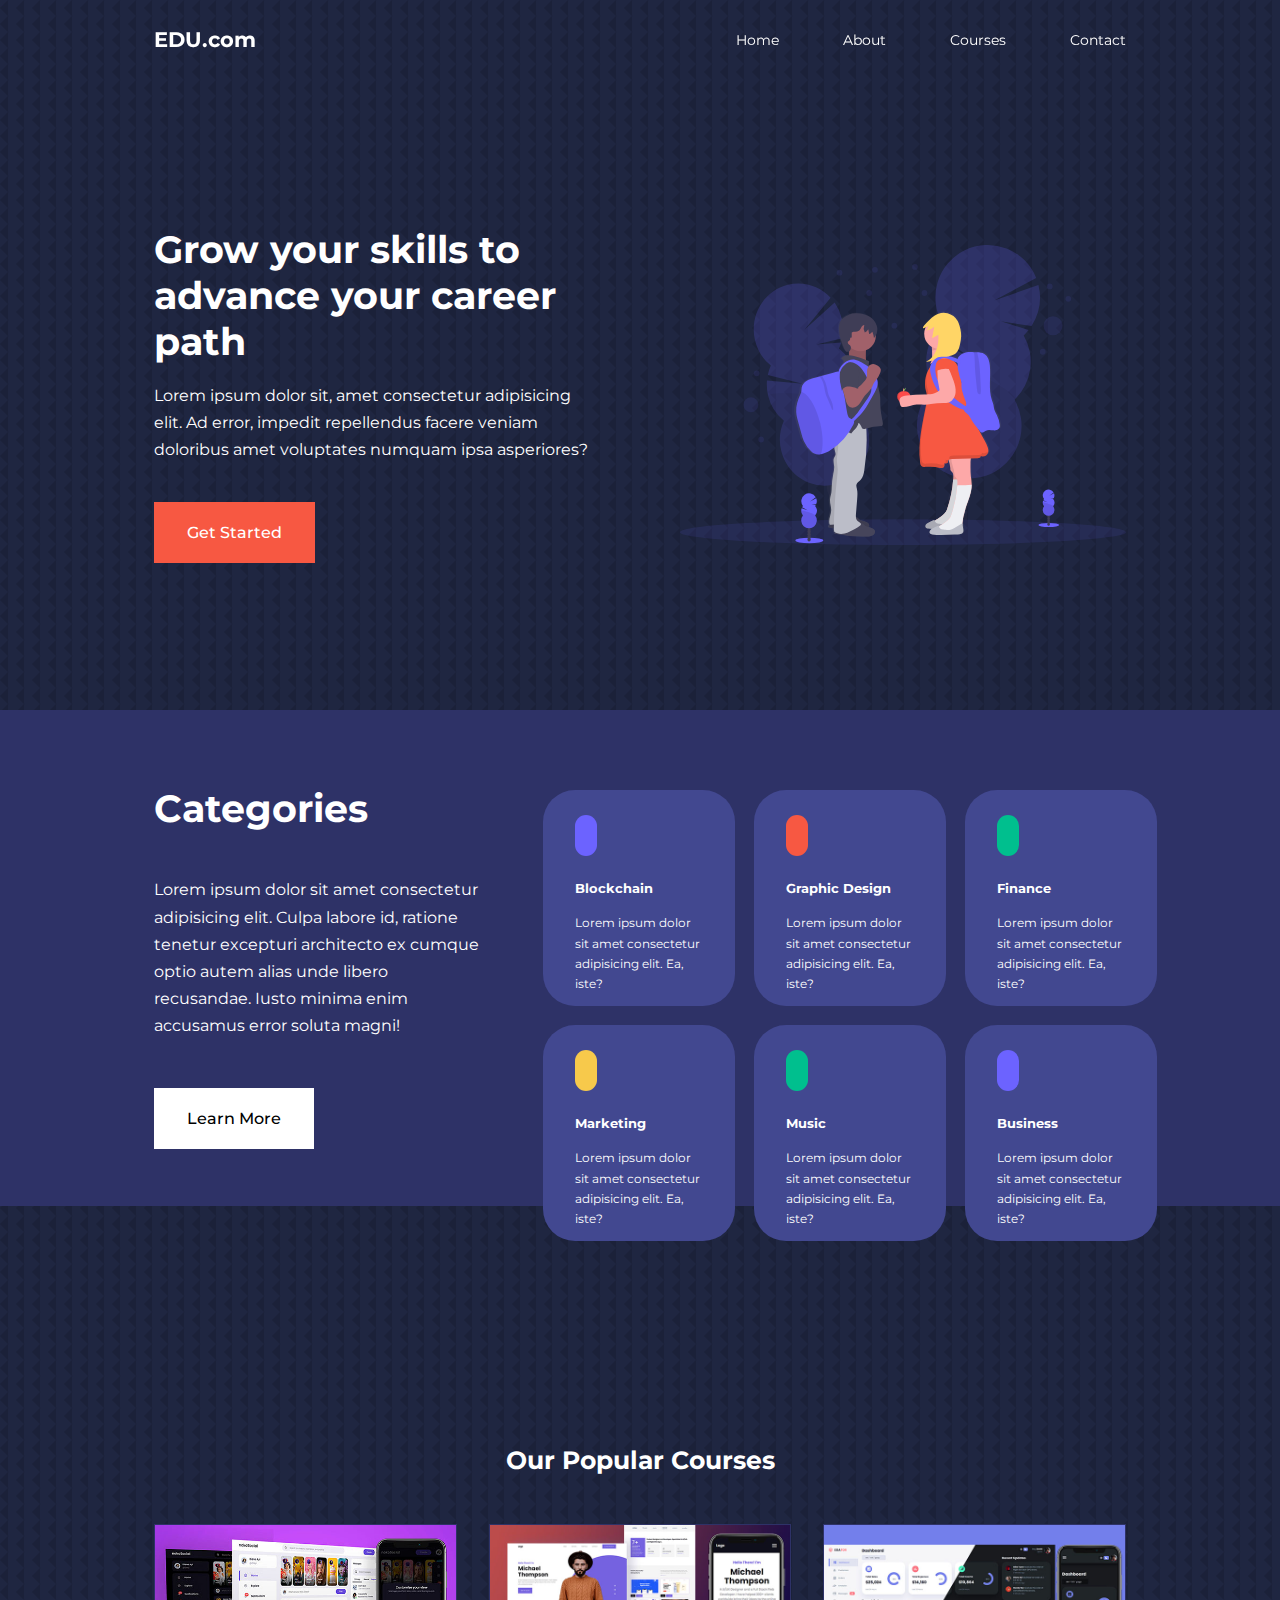
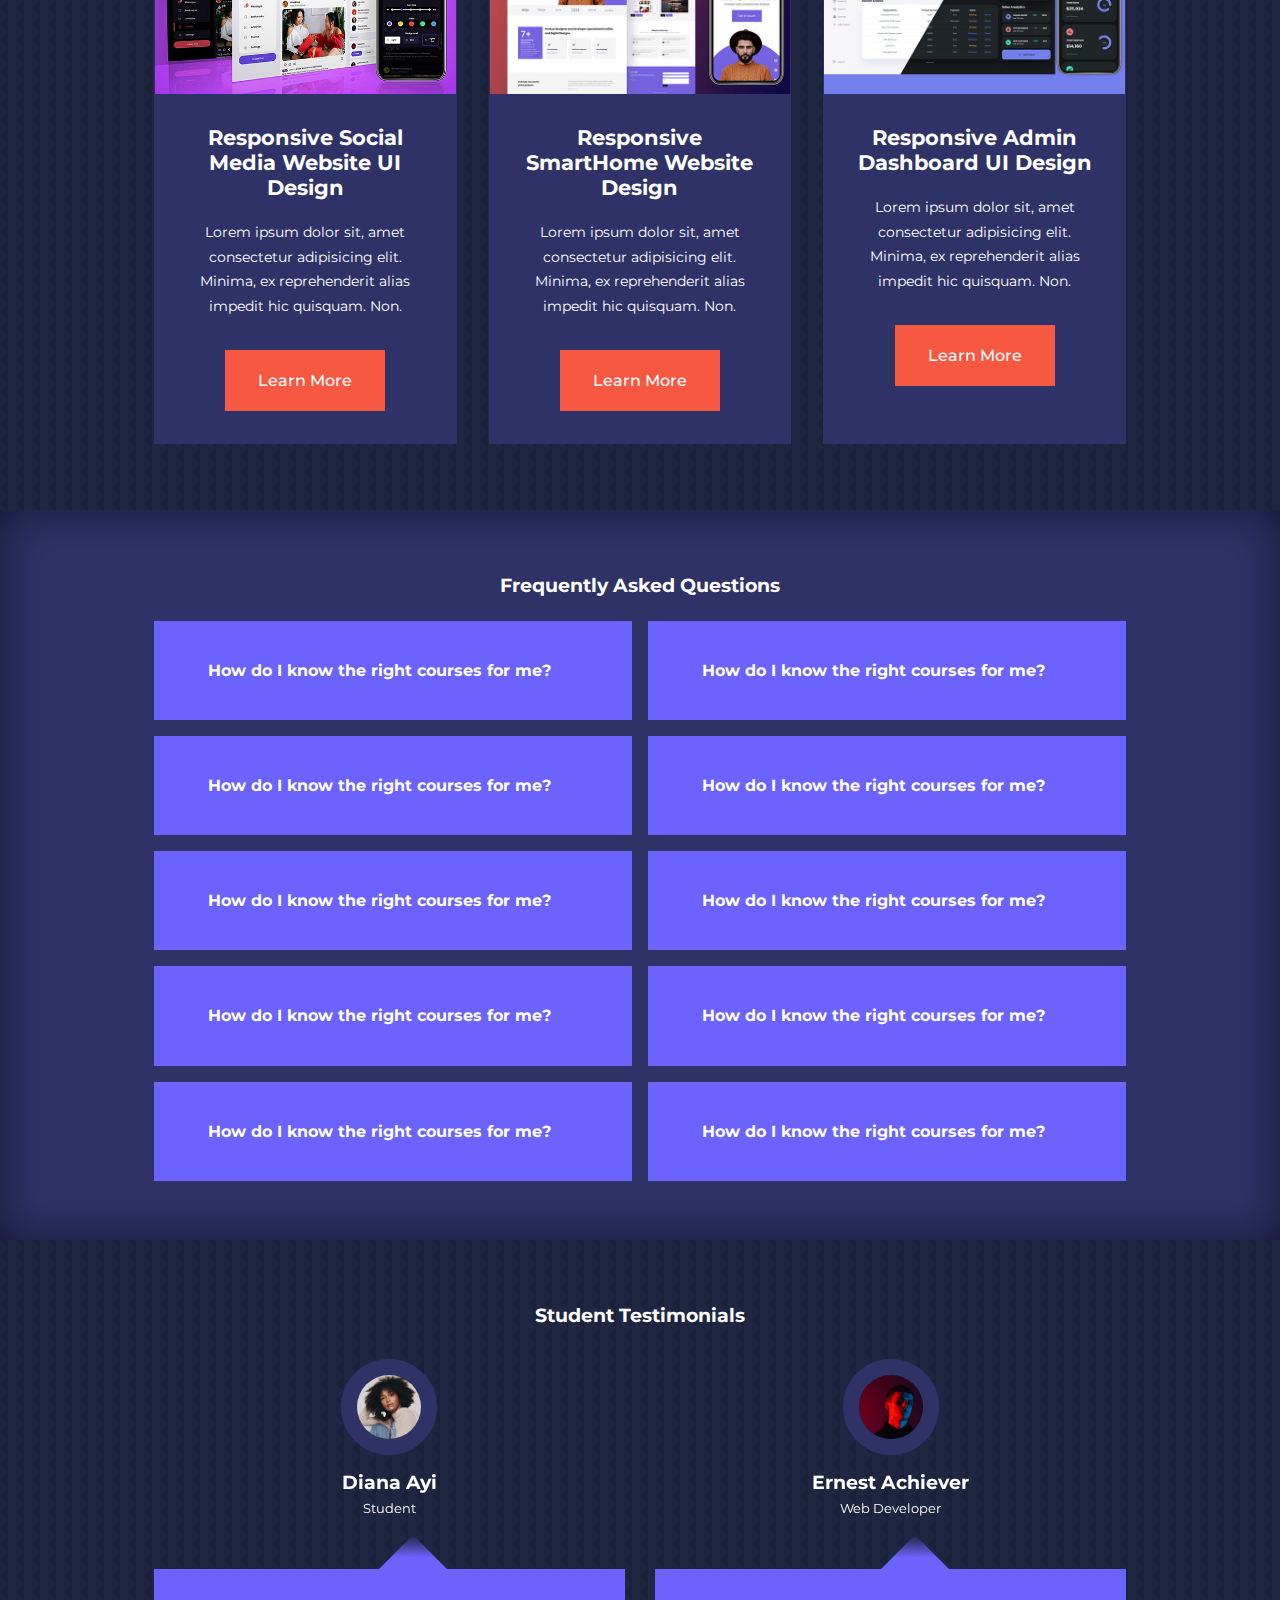
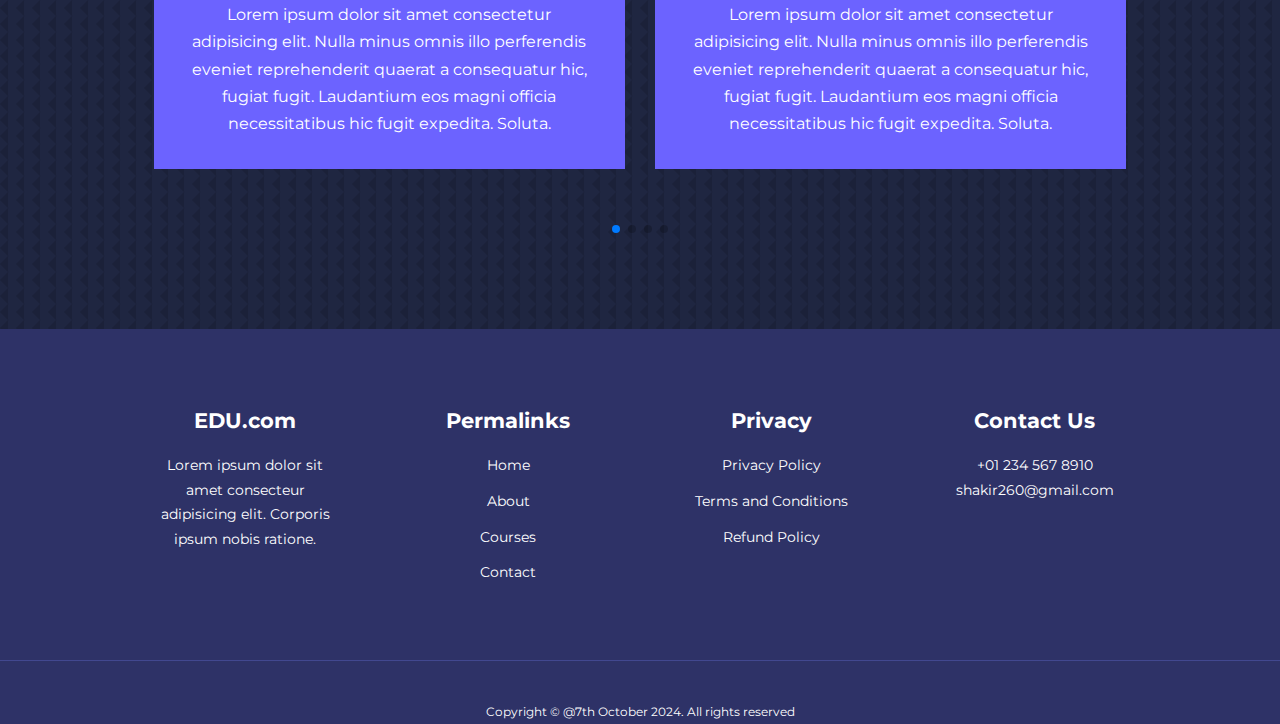
<file: index.html>
<!DOCTYPE html>
<html lang="en">
<head>
    <meta charset="UTF-8">
    <meta name="viewport" content="width=device-width,
     initial-scale=1.0">
    <title>Responsive Multipage Education Website Using HTML, CSS & JavaSCript</title>

    <!-- ICONSCOUT CDN -->
    <link rel="stylesheet" href="https://unicons.iconscout.com/release/v2.1.6/css/unicons.css">
    
    <!-- GOOGLE FONTS (MONTSERRAT)-->
 <link rel="preconnect" href="https://fonts.googleleapis.com">
 <link rel="preconnect" href="https://fonts.gstatic.com" crossorigin>
 <link  href="https://fonts.googleapis.com/css2?family=Montserrat:wght@300;400;500;600;700;800;900&display=swap"
 rel="stylesheet">
   
 
<!-- SWIPER JS -->
<link
  rel="stylesheet"
  href="https://cdn.jsdelivr.net/npm/swiper@11/swiper-bundle.min.css"
/>


    <link rel="stylesheet" href="./Css/styles.css">

    <style>
      body { background-image: url(./images/bg-texture.png) }
    </style>
</head>
<body>
<nav>
    <div class="container nav-container">
          <a href="index.html"><h4>EDU.com</h4></a>
          <ul class="nav-menu">
            <li><a href="index.html">Home</a></li>
            <li><a href="about.html">About</a></li>
            <li><a href="courses.html">Courses</a></li>
            <li><a href="contact.html">Contact</a></li>
          </ul>
           <button id="open-menu-btn"><i class="uil uil-bars"></i></button>
           <button id="close-menu-btn"><i class="uil uil-multiply"></i></button>
    </div>
</nav>
<!--========================= END OF NAVBAR =============================-->





<header>
<div class="container header-container">
  <div class="header-left">
    <h1>Grow your skills to advance your career path</h1>
    <p>
      Lorem ipsum dolor sit, amet consectetur adipisicing elit. Ad error, impedit repellendus facere veniam doloribus amet voluptates numquam ipsa asperiores?
    </p>
    <a href="courses.html" class="btn btn-primary">Get Started</a>
  </div>
    <div class="header-right">
<div class="header-right-image">
  <img src="images/header.svg">
</div>
    </div>
</div>
</header>
<!--========================= END OF HEADER =============================-->







<section class="categories">
  <div class="container categories-container">
    <div class="categories-left">
      <h1>Categories</h1>
      <p>
        Lorem ipsum dolor sit amet consectetur adipisicing elit. Culpa labore id, ratione tenetur excepturi architecto ex cumque optio autem alias unde libero recusandae. Iusto minima enim accusamus error soluta magni!
      </p>
      <a href="#" class="btn">Learn More</a>
    </div>

    <div class="categories-right">
      <article class="category">
        <span class="category-icon"><i class="uil uil-bitcoin-circle"></i></span>
          <h5>Blockchain</h5>
          <p>
            Lorem ipsum dolor sit amet consectetur adipisicing elit. Ea, iste?
          </p>
      </article>
 
      <article class="category">
        <span class="category-icon"><i class="uil uil-palette"></i></span>
          <h5>Graphic Design</h5>
          <p>
            Lorem ipsum dolor sit amet consectetur adipisicing elit. Ea, iste?
          </p>
      </article>

      <article class="category">
        <span class="category-icon"><i class="uil uil-usd-circle"></i></span>
          <h5>Finance</h5>
          <p>
            Lorem ipsum dolor sit amet consectetur adipisicing elit. Ea, iste?
          </p>
      </article>

      <article class="category">
        <span class="category-icon"><i class="uil uil-megaphone"></i></span>
          <h5>Marketing</h5>
          <p>
            Lorem ipsum dolor sit amet consectetur adipisicing elit. Ea, iste?
          </p>
      </article>

      <article class="category">
        <span class="category-icon"><i class="uil uil-music"></i></span>
          <h5>Music</h5>
          <p>
            Lorem ipsum dolor sit amet consectetur adipisicing elit. Ea, iste?
          </p>
      </article>

      <article class="category">
        <span class="category-icon"><i class="uil uil-puzzle-piece"></i></span>
          <h5>Business</h5>
          <p>
            Lorem ipsum dolor sit amet consectetur adipisicing elit. Ea, iste?
          </p>
      </article>

    </div>
  </div>
</section>
<!--========================= END OF CATEGORIES =============================-->








<section class="courses">
  <h2 class="course-heading">Our Popular Courses</h2>
  <div class="container courses-container">
<article class="course">
  <div class="course-image">
    <img src="images/course1.jpg" alt="">
  </div>
  <div class="course-info">
    <h4>Responsive Social Media Website UI Design</h4>
  <p>
    Lorem ipsum dolor sit, amet consectetur adipisicing elit. Minima, ex reprehenderit alias impedit hic quisquam. Non.
  </p>
  <a href="courses.html" class="btn btn-primary">Learn More</a>
  </div>
</article>

<article class="course">
  <div class="course-image">
    <img src="images/course2.jpg" alt="">
  </div>
  <div class="course-info">
    <h4>Responsive SmartHome Website Design</h4>
  <p>
    Lorem ipsum dolor sit, amet consectetur adipisicing elit. Minima, ex reprehenderit alias impedit hic quisquam. Non.
  </p>
  <a href="courses.html" class="btn btn-primary">Learn More</a>
  </div>
</article>

<article class="course">
  <div class="course-image">
    <img src="images/course3.jpg" alt="">
  </div>
  <div class="course-info">
    <h4>Responsive Admin Dashboard UI Design</h4>
  <p>
    Lorem ipsum dolor sit, amet consectetur adipisicing elit. Minima, ex reprehenderit alias impedit hic quisquam. Non.
  </p>
  <a href="courses.html" class="btn btn-primary">Learn More</a>
  </div>
</article>
  </div>
</section>
<!--========================= END OF COURSES =============================-->


   


 



<section class="faqs">
  <h2>Frequently Asked Questions</h2>
  <div class="container faqs-container">
    <article class="faq">
      <div class="faq-icon"><i class="uil uil-plus"></i></div>
      <div class="question-answer">
        <h4>How do I know the right courses for me?</h4>
        <p>
          Lorem ipsum dolor sit amet consectetur adipisicing elit. Temporibus molestiae, nesciunt adipisci, eveniet, deleniti non quos fugiat porro suscipit atque officiis sunt laborum dolor voluptatem. Iusto officiis omnis laudantium modi.
        </p>
      </div>
    </article>
    
    <article class="faq">
      <div class="faq-icon"><i class="uil uil-plus"></i></div>
      <div class="question-answer">
        <h4>How do I know the right courses for me?</h4>
        <p>
          Lorem ipsum dolor sit amet consectetur adipisicing elit. Temporibus molestiae, nesciunt adipisci, eveniet, deleniti non quos fugiat porro suscipit atque officiis sunt laborum dolor voluptatem. Iusto officiis omnis laudantium modi.
        </p>
      </div>
    </article>

    <article class="faq">
      <div class="faq-icon"><i class="uil uil-plus"></i></div>
      <div class="question-answer">
        <h4>How do I know the right courses for me?</h4>
        <p>
          Lorem ipsum dolor sit amet consectetur adipisicing elit. Temporibus molestiae, nesciunt adipisci, eveniet, deleniti non quos fugiat porro suscipit atque officiis sunt laborum dolor voluptatem. Iusto officiis omnis laudantium modi.
        </p>
      </div>
    </article>

    <article class="faq">
      <div class="faq-icon"><i class="uil uil-plus"></i></div>
      <div class="question-answer">
        <h4>How do I know the right courses for me?</h4>
        <p>
          Lorem ipsum dolor sit amet consectetur adipisicing elit. Temporibus molestiae, nesciunt adipisci, eveniet, deleniti non quos fugiat porro suscipit atque officiis sunt laborum dolor voluptatem. Iusto officiis omnis laudantium modi.
        </p>
      </div>
    </article>

    <article class="faq">
      <div class="faq-icon"><i class="uil uil-plus"></i></div>
      <div class="question-answer">
        <h4>How do I know the right courses for me?</h4>
        <p>
          Lorem ipsum dolor sit amet consectetur adipisicing elit. Temporibus molestiae, nesciunt adipisci, eveniet, deleniti non quos fugiat porro suscipit atque officiis sunt laborum dolor voluptatem. Iusto officiis omnis laudantium modi.
        </p>
      </div>
    </article>

    <article class="faq">
      <div class="faq-icon"><i class="uil uil-plus"></i></div>
      <div class="question-answer">
        <h4>How do I know the right courses for me?</h4>
        <p>
          Lorem ipsum dolor sit amet consectetur adipisicing elit. Temporibus molestiae, nesciunt adipisci, eveniet, deleniti non quos fugiat porro suscipit atque officiis sunt laborum dolor voluptatem. Iusto officiis omnis laudantium modi.
        </p>
      </div>
    </article>

    <article class="faq">
      <div class="faq-icon"><i class="uil uil-plus"></i></div>
      <div class="question-answer">
        <h4>How do I know the right courses for me?</h4>
        <p>
          Lorem ipsum dolor sit amet consectetur adipisicing elit. Temporibus molestiae, nesciunt adipisci, eveniet, deleniti non quos fugiat porro suscipit atque officiis sunt laborum dolor voluptatem. Iusto officiis omnis laudantium modi.
        </p>
      </div>
    </article>

    <article class="faq">
      <div class="faq-icon"><i class="uil uil-plus"></i></div>
      <div class="question-answer">
        <h4>How do I know the right courses for me?</h4>
        <p>
          Lorem ipsum dolor sit amet consectetur adipisicing elit. Temporibus molestiae, nesciunt adipisci, eveniet, deleniti non quos fugiat porro suscipit atque officiis sunt laborum dolor voluptatem. Iusto officiis omnis laudantium modi.
        </p>
      </div>
    </article>

    <article class="faq">
      <div class="faq-icon"><i class="uil uil-plus"></i></div>
      <div class="question-answer">
        <h4>How do I know the right courses for me?</h4>
        <p>
          Lorem ipsum dolor sit amet consectetur adipisicing elit. Temporibus molestiae, nesciunt adipisci, eveniet, deleniti non quos fugiat porro suscipit atque officiis sunt laborum dolor voluptatem. Iusto officiis omnis laudantium modi.
        </p>
      </div>
    </article>

    <article class="faq">
      <div class="faq-icon"><i class="uil uil-plus"></i></div>
      <div class="question-answer">
        <h4>How do I know the right courses for me?</h4>
        <p>
          Lorem ipsum dolor sit amet consectetur adipisicing elit. Temporibus molestiae, nesciunt adipisci, eveniet, deleniti non quos fugiat porro suscipit atque officiis sunt laborum dolor voluptatem. Iusto officiis omnis laudantium modi.
        </p>
      </div>
    </article>
  </div>
</section>
<!--========================= END OF FAQs =============================-->






<section class="container testimonials-container mySwiper">
  <h2>Student Testimonials</h2>
  <div class="swiper-wrapper">
    <article class="testimonial swiper-slide">
      <div class="avatar">
        <img src="images/avatar1.jpg" alt="">
      </div>
      <div class="testimonial-info">
      <h2>Diana Ayi</h2>
        <small>Student</small>
      </div>
      <div class="testimonial-body">
        <p>
          Lorem ipsum dolor sit amet consectetur adipisicing elit. Nulla minus omnis illo perferendis eveniet reprehenderit quaerat a consequatur hic, fugiat fugit. Laudantium eos magni officia necessitatibus hic fugit expedita. Soluta.
        </p>
      </div>
    </article>

    <article class="testimonial swiper-slide">
      <div class="avatar">
        <img src="images/avatar2.jpg" alt="">
      </div>
      <div class="testimonial-info">
      <h2>Ernest Achiever</h2>
        <small>Web Developer</small>
      </div>
      <div class="testimonial-body">
        <p>
          Lorem ipsum dolor sit amet consectetur adipisicing elit. Nulla minus omnis illo perferendis eveniet reprehenderit quaerat a consequatur hic, fugiat fugit. Laudantium eos magni officia necessitatibus hic fugit expedita. Soluta.
        </p>
      </div>
    </article>

    <article class="testimonial swiper-slide">
      <div class="avatar">
        <img src="images/avatar3.jpg" alt="">
      </div>
      <div class="testimonial-info">
      <h2>Edem Quist</h2>
        <small>Student</small>
      </div>
      <div class="testimonial-body">
        <p>
          Lorem ipsum dolor sit amet consectetur adipisicing elit. Nulla minus omnis illo perferendis eveniet reprehenderit quaerat a consequatur hic, fugiat fugit. Laudantium eos magni officia necessitatibus hic fugit expedita. Soluta.
        </p>
      </div>
    </article>

    <article class="testimonial swiper-slide">
      <div class="avatar">
        <img src="images/avatar4.jpg" alt="">
      </div>
      <div class="testimonial-info">
      <h2>Hajia Bintu</h2>
        <small>Model</small>
      </div>
      <div class="testimonial-body">
        <p>
          Lorem ipsum dolor sit amet consectetur adipisicing elit. Nulla minus omnis illo perferendis eveniet reprehenderit quaerat a consequatur hic, fugiat fugit. Laudantium eos magni officia necessitatibus hic fugit expedita. Soluta.
        </p>
      </div>
    </article>

    <article class="testimonial swiper-slide">
      <div class="avatar">
        <img src="images/avatar5.jpg" alt="">
      </div>
      <div class="testimonial-info">
      <h2>Jane Doe</h2>
        <small>Student</small>
      </div>
      <div class="testimonial-body">
        <p>
          Lorem ipsum dolor sit amet consectetur adipisicing elit. Nulla minus omnis illo perferendis eveniet reprehenderit quaerat a consequatur hic, fugiat fugit. Laudantium eos magni officia necessitatibus hic fugit expedita. Soluta.
        </p>
      </div>
    </article>
  </div>
  <div class="swiper-pagination"></div>
</section>
<!--========================= END OF TESTIMONIALS =============================-->







<footer class="footer">
<div class="container footer-container">
<div class="footer-1">
<a href="index.html" class="footer-logo"><h4>EDU.com</h4></a>
<p>
  Lorem ipsum dolor sit amet consecteur adipisicing elit. Corporis ipsum nobis ratione.
</p>
</div>

<div class="footer-2">
<h4>Permalinks</h4>
<ul class="permalinks">
<li><a href="index.html">Home</a></li>
<li><a href="about.html">About</a></li>
<li><a href="courses.html">Courses</a></li>
<li><a href="contact.html">Contact</a></li>
</ul>
</div>

<div class="footer-3">
<h4>Privacy</h4>
<ul class="privacy">
<li><a href="#">Privacy Policy</a></li>
<li><a href="#">Terms and Conditions</a></li>
<li><a href="#">Refund Policy</a></li>
</ul>
</div>

<div class="footer-4">
<h4>Contact Us</h4>
<div>
<p>+01 234 567 8910</p>
<p>shakir260@gmail.com</p>
</div>

<ul class="footer-socials">
  <li>
    <a href="#"><i class="uil uil-facebook-f"></i></a>
  </li>
  <li>
    <a href="#"><i class="uil uil-instagram-alt"></i></a>
  </li>
  <li>
    <a href="#"><i class="uil uil-twitter"></i></a>
  </li>
  <li>
    <a href="#"><i class="uil uil-linkedin-alt"></i></a>
  </li>
</ul>
</div>
</div>
<div class="footer-copyright"></div>
  <small>Copyright &copy; @7th October 2024. All rights reserved</small>
</div>
</footer>

<script src="https://cdn.jsdelivr.net/npm/swiper@11/swiper-bundle.min.js"></script>
<script src="./main.js"></script>


<script>
  var swiper = new Swiper(".mySwiper", {
      slidesPerView: 1,
      spaceBetween: 30,
      pagination: {
        el: ".swiper-pagination",
        clickable: true,
      },
      // when window width is >- 600px
      breakpoints: {
      600: {
        slidesPerView: 2
      }  
      }
    });
</script>

</body>
</html>
</file>
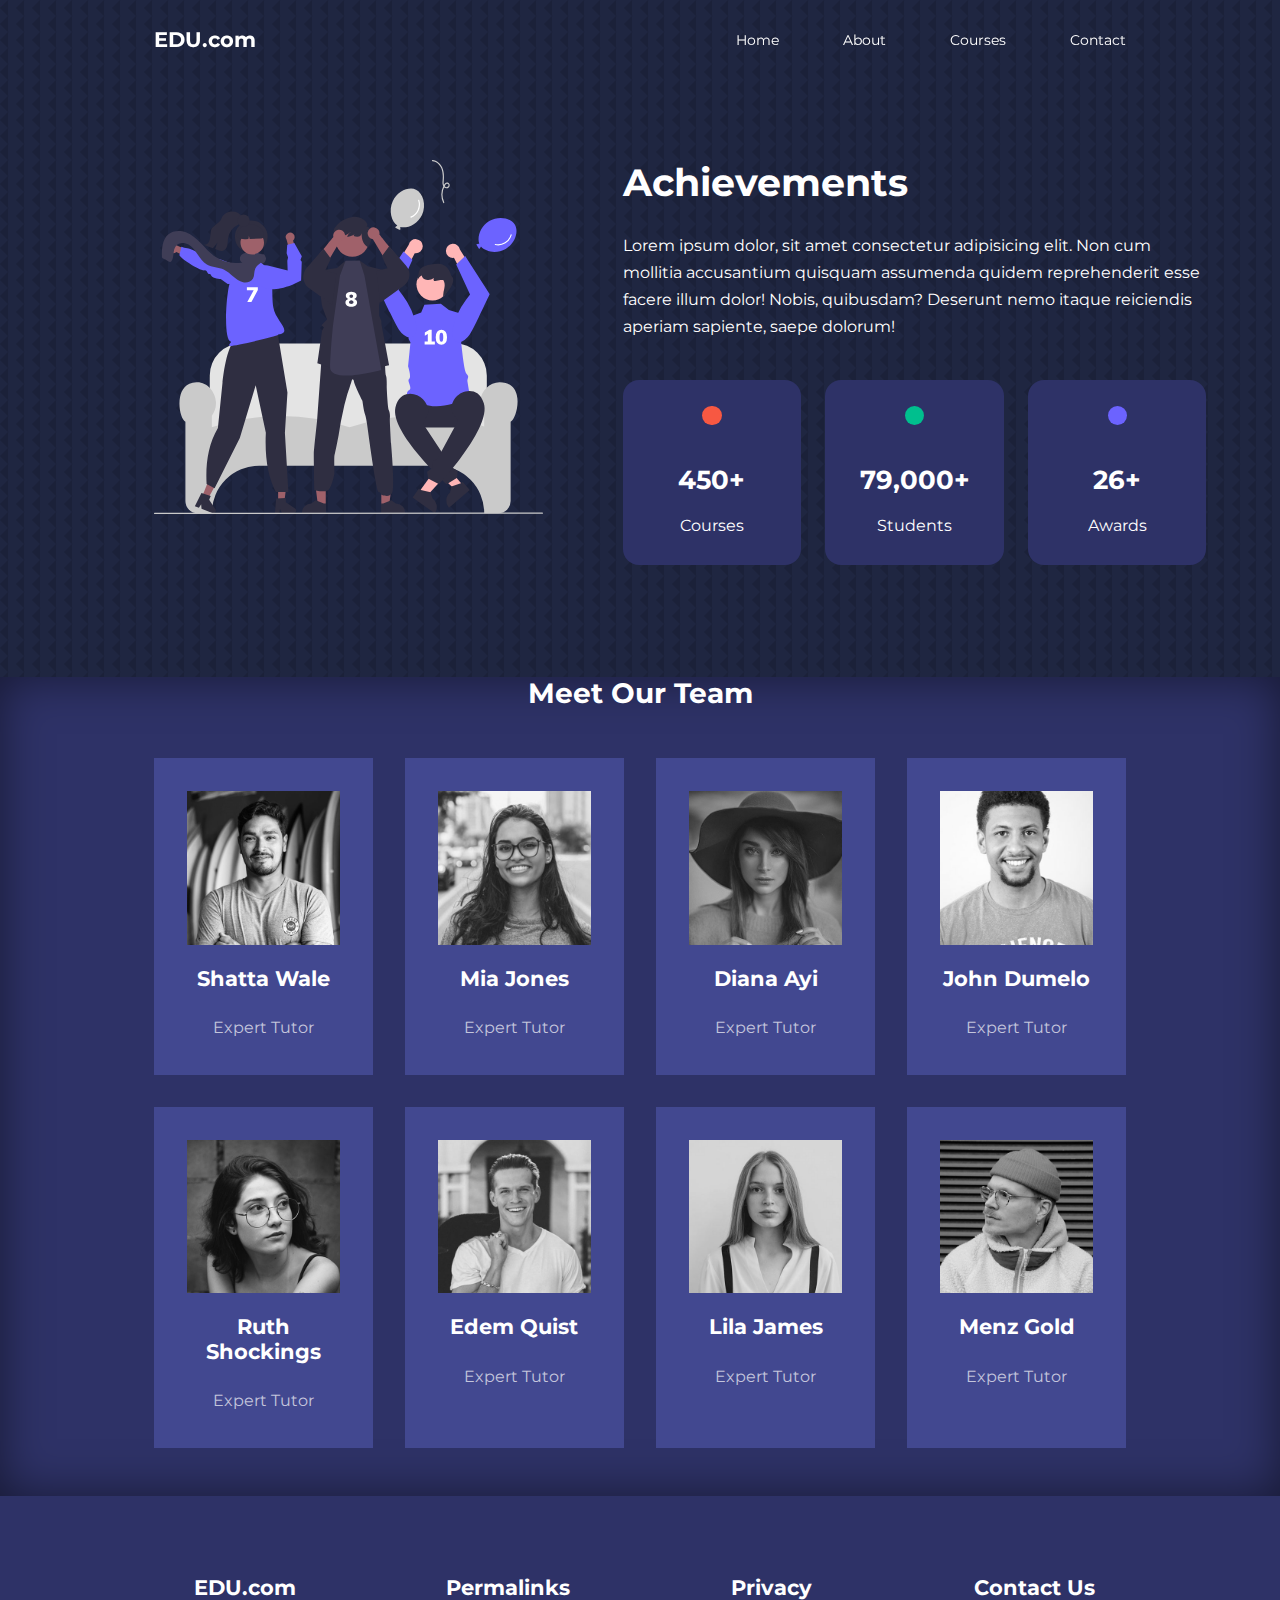
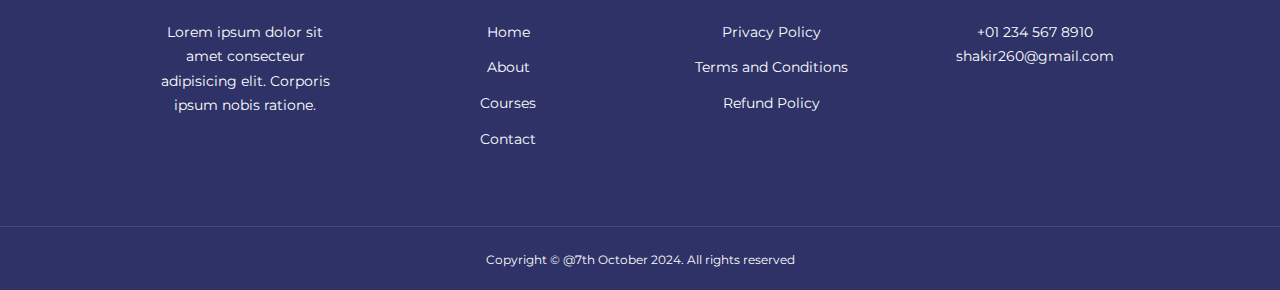
<file: about.html>
<!DOCTYPE html>
<html lang="en">
<head>
    <meta charset="UTF-8">
    <meta name="viewport" content="width=device-width, initial-scale=1.0">
    <title>Responsive Multipage Education Website Using HTML, CSS & JavaSCript</title>

    <!-- ICONSCOUT CDN -->
    <link rel="stylesheet" href="https://unicons.iconscout.com/release/v2.1.6/css/unicons.css">
    
    <!-- GOOGLE FONTS (MONTSERRAT)-->
 <link rel="preconnect" href="https://fonts.googleleapis.com">
 <link rel="preconnect" href="https://fonts.gstatic.com" crossorigin>
 <link  href="https://fonts.googleapis.com/css2?family=Montserrat:wght@300;400;500;600;700;800;900&display=swap"
 rel="stylesheet">

    <link rel="stylesheet" href="./Css/styles.css">
    <link rel="stylesheet" href="./Css/about.css">

    <style>
      body { background-image: url(./images/bg-texture.png) }
    </style>
</head>
<body>
<nav>
    <div class="container nav-container">
          <a href="index.html"><h4>EDU.com</h4></a>
          <ul class="nav-menu">
            <li><a href="index.html">Home</a></li>
            <li><a href="about.html">About</a></li>
            <li><a href="courses.html">Courses</a></li>
            <li><a href="contact.html">Contact</a></li>
          </ul>
           <button id="open-menu-btn"><i class="uil uil-bars"></i></button>
           <button id="close-menu-btn"><i class="uil uil-multiply"></i></button>
    </div>
</nav>
<!--========================= END OF NAVBAR =============================-->






<section class="about-achievements">
    <div class="container about-achievements-container">
        <div class="about-achievements-left">
           <img src="images/about achievements.svg"> 
        </div>

        <div class="about-achievements-right">
            <h1>Achievements</h1>
            <p>
                Lorem ipsum dolor, sit amet consectetur adipisicing elit. Non cum mollitia accusantium quisquam assumenda quidem reprehenderit esse facere illum dolor! Nobis, quibusdam? Deserunt nemo itaque reiciendis aperiam sapiente, saepe dolorum!
            </p>
            <div class="achievements-cards">
                <article class="achievement-card">
                    <span class="achievement-icon">
                        <i class="uil uil-video"></i>
                    </span>
                    <h3>450+</h3>
                    <p>Courses</p>
                </article>
                
                <article class="achievement-card">
                    <span class="achievement-icon">
                        <i class="uil uil-users-alt"></i>
                    </span>
                    <h3>79,000+</h3>
                    <p>Students</p>
                </article>

                <article class="achievement-card">
                    <span class="achievement-icon">
                        <i class="uil uil-trophy"></i>
                    </span>
                    <h3>26+</h3>
                    <p>Awards</p>
                </article>

            </div>
        </div>
    </div>
</section>
<!--========================= END OF ACHIEVEMENTS =============================-->







<section class="team">
  <h2 class="team-title">Meet Our Team</h2>
  <div class="container team-container">
<article class="team-member">
  <div class="team-member-image">
    <img src="images/tm1.jpg">
  </div>
  <div class="team-member-info">
    <h4>Shatta Wale</h4>
    <p>Expert Tutor</p>
  </div>
  <div class="team-member-socials">
    <a href="https://instagram.com" target="_blank"><i class="uil uil-instagram"></i></a>
    <a href="https://twitter.com" target="_blank"><i class="uil uil-twitter-alt"></i></a>
    <a href="https://linkedin.com" target="_blank"><i class="uil uil-linkedin-alt"></i></a>
  </div>
</article>
<article class="team-member">
  <div class="team-member-image">
    <img src="images/tm2.jpg">
  </div>
  <div class="team-member-info">
    <h4>Mia Jones</h4>
    <p>Expert Tutor</p>
  </div>
  <div class="team-member-socials">
    <a href="https://instagram.com" target="_blank"><i class="uil uil-instagram"></i></a>
    <a href="https://twitter.com" target="_blank"><i class="uil uil-twitter-alt"></i></a>
    <a href="https://linkedin.com" target="_blank"><i class="uil uil-linkedin-alt"></i></a>
  </div>
</article>
<article class="team-member">
  <div class="team-member-image">
    <img src="images/tm3.jpg">
  </div>
  <div class="team-member-info">
    <h4>Diana Ayi</h4>
    <p>Expert Tutor</p>
  </div>
  <div class="team-member-socials">
    <a href="https://instagram.com" target="_blank"><i class="uil uil-instagram"></i></a>
    <a href="https://twitter.com" target="_blank"><i class="uil uil-twitter-alt"></i></a>
    <a href="https://linkedin.com" target="_blank"><i class="uil uil-linkedin-alt"></i></a>
  </div>
</article>
<article class="team-member">
  <div class="team-member-image">
    <img src="images/tm4.jpg">
  </div>
  <div class="team-member-info">
    <h4>John Dumelo</h4>
    <p>Expert Tutor</p>
  </div>
  <div class="team-member-socials">
    <a href="https://instagram.com" target="_blank"><i class="uil uil-instagram"></i></a>
    <a href="https://twitter.com" target="_blank"><i class="uil uil-twitter-alt"></i></a>
    <a href="https://linkedin.com" target="_blank"><i class="uil uil-linkedin-alt"></i></a>
  </div>
</article>
<article class="team-member">
  <div class="team-member-image">
    <img src="images/tm5.jpg">
  </div>
  <div class="team-member-info">
    <h4>Ruth Shockings</h4>
    <p>Expert Tutor</p>
  </div>
  <div class="team-member-socials">
    <a href="https://instagram.com" target="_blank"><i class="uil uil-instagram"></i></a>
    <a href="https://twitter.com" target="_blank"><i class="uil uil-twitter-alt"></i></a>
    <a href="https://linkedin.com" target="_blank"><i class="uil uil-linkedin-alt"></i></a>
  </div>
</article>
<article class="team-member">
  <div class="team-member-image">
    <img src="images/tm6.jpg">
  </div>
  <div class="team-member-info">
    <h4>Edem Quist</h4>
    <p>Expert Tutor</p>
  </div>
  <div class="team-member-socials">
    <a href="https://instagram.com" target="_blank"><i class="uil uil-instagram"></i></a>
    <a href="https://twitter.com" target="_blank"><i class="uil uil-twitter-alt"></i></a>
    <a href="https://linkedin.com" target="_blank"><i class="uil uil-linkedin-alt"></i></a>
  </div>
</article>
<article class="team-member">
  <div class="team-member-image">
    <img src="images/tm7.jpg">
  </div>
  <div class="team-member-info">
    <h4>Lila James</h4>
    <p>Expert Tutor</p>
  </div>
  <div class="team-member-socials">
    <a href="https://instagram.com" target="_blank"><i class="uil uil-instagram"></i></a>
    <a href="https://twitter.com" target="_blank"><i class="uil uil-twitter-alt"></i></a>
    <a href="https://linkedin.com" target="_blank"><i class="uil uil-linkedin-alt"></i></a>
  </div>
</article>
<article class="team-member">
  <div class="team-member-image">
    <img src="images/tm8.jpg">
  </div>
  <div class="team-member-info">
    <h4>Menz Gold</h4>
    <p>Expert Tutor</p>
  </div>
  <div class="team-member-socials">
    <a href="https://instagram.com" target="_blank"><i class="uil uil-instagram"></i></a>
    <a href="https://twitter.com" target="_blank"><i class="uil uil-twitter-alt"></i></a>
    <a href="https://linkedin.com" target="_blank"><i class="uil uil-linkedin-alt"></i></a>
  </div>
</article>
  </div>
</section>
<!--========================= END OF TEAM =============================-->







<footer class="footer">
    <div class="container footer-container">
    <div class="footer-1">
    <a href="index.html" class="footer-logo"><h4>EDU.com</h4></a>
    <p>
      Lorem ipsum dolor sit amet consecteur adipisicing elit. Corporis ipsum nobis ratione.
    </p>
    </div>
    
    <div class="footer-2">
    <h4>Permalinks</h4>
    <ul class="permalinks">
    <li><a href="index.html">Home</a></li>
    <li><a href="about.html">About</a></li>
    <li><a href="courses.html">Courses</a></li>
    <li><a href="contact.html">Contact</a></li>
    </ul>
    </div>
    
    <div class="footer-3">
    <h4>Privacy</h4>
    <ul class="privacy">
    <li><a href="#">Privacy Policy</a></li>
    <li><a href="#">Terms and Conditions</a></li>
    <li><a href="#">Refund Policy</a></li>
    </ul>
    </div>
    
    <div class="footer-4">
    <h4>Contact Us</h4>
    <div>
    <p>+01 234 567 8910</p>
    <p>shakir260@gmail.com</p>
    </div>
    
    <ul class="footer-socials">
      <li>
        <a href="#"><i class="uil uil-facebook-f"></i></a>
      </li>
      <li>
        <a href="#"><i class="uil uil-instagram-alt"></i></a>
      </li>
      <li>
        <a href="#"><i class="uil uil-twitter"></i></a>
      </li>
      <li>
        <a href="#"><i class="uil uil-linkedin-alt"></i></a>
      </li>
    </ul>
    </div>
    </div>
    <div class="footer-copyright">
      <small>Copyright &copy; @7th October 2024. All rights reserved</small>
    </div>
    </footer>
    
    <script src="./main.js"></script>
    
    </body>
    </html>
</file>
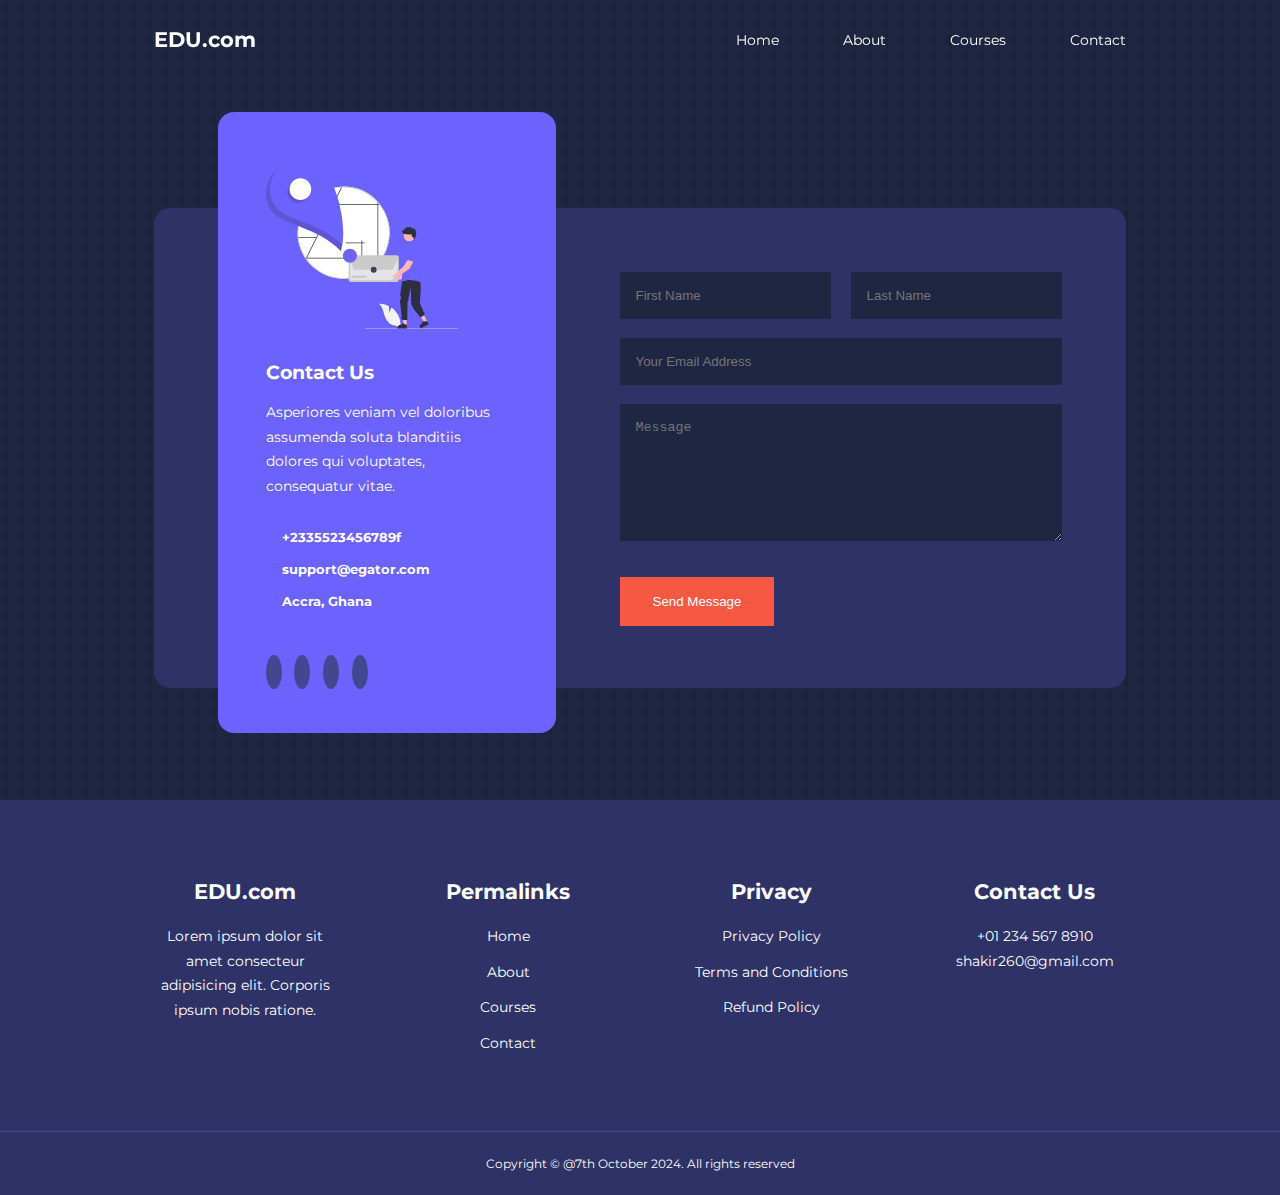
<file: contact.html>
<!DOCTYPE html>
<html lang="en">
<head>
    <meta charset="UTF-8">
    <meta name="viewport" content="width=device-width, initial-scale=1.0">
    <title>Responsive Multipage Education Website Using HTML, CSS & JavaSCript</title>

    <!-- ICONSCOUT CDN -->
    <link rel="stylesheet" href="https://unicons.iconscout.com/release/v2.1.6/css/unicons.css">
    
    <!-- GOOGLE FONTS (MONTSERRAT)-->
 <link rel="preconnect" href="https://fonts.googleleapis.com">
 <link rel="preconnect" href="https://fonts.gstatic.com" crossorigin>
 <link  href="https://fonts.googleapis.com/css2?family=Montserrat:wght@300;400;500;600;700;800;900&display=swap"
 rel="stylesheet">

    <link rel="stylesheet" href="./Css/styles.css">
    <link rel="stylesheet" href="./Css/contact.css">

    <style>
      body { background-image: url(./images/bg-texture.png) }
    </style>
</head>
<body>
<nav>
    <div class="container nav-container">
          <a href="index.html"><h4>EDU.com</h4></a>
          <ul class="nav-menu">
            <li><a href="index.html">Home</a></li>
            <li><a href="about.html">About</a></li>
            <li><a href="courses.html">Courses</a></li>
            <li><a href="contact.html">Contact</a></li>
          </ul>
           <button id="open-menu-btn"><i class="uil uil-bars"></i></button>
           <button id="close-menu-btn"><i class="uil uil-multiply"></i></button>
    </div>
</nav>
<!--========================= END OF NAVBAR =============================-->









<section class="contact">
    <div class="container contact-container">
     <aside class="contact-aside">
        <div class="aside-image">
            <img src="images/contact.svg" alt="">
        </div>
        <h2>Contact Us</h2>
        <p>
            Asperiores veniam vel doloribus assumenda soluta blanditiis dolores qui voluptates, consequatur vitae.
        </p>
        <ul class="contact-details">
            <li>
                <i class="uil uil-phone-times"></i>
                <h5>+2335523456789f</h5>
            </li>
            <li>
                <i class="uil uil-envelope"></i>
                <h5>support@egator.com</h5>
            </li>
            <li>
                <i class="uil uil-location-point"></i>
                <h5>Accra, Ghana</h5>
            </li>
        </ul>
        <ul class="contact-socials">
            <li><a href="https://facebook.com"><i class="uil uil-facebook-f"></i></a></li>
            <li><a href="https://instagram.com"><i class="uil uil-instagram"></i></a></li>
            <li><a href="https://twitter.com"><i class="uil uil-twitter"></i></a></li>
            <li><a href="https://linkedin.com"><i class="uil uil-linkedin-alt"></i></a></li>
        </ul>
     </aside>   




     <form class="contact-form">
<div class="form-name">
    <input type="text" name="First Name" placeholder="First Name" required>
    <input type="text" name="Last Name" placeholder="Last Name" required>
</div>
<input type="email" name="Email Address" placeholder="Your Email Address" required>
<textarea name="Message" rows="7" placeholder="Message" required></textarea>
<button type="submit" class="btn btn-primary">Send Message</button>
     </form>
    </div>
</section>










<footer class="footer">
    <div class="container footer-container">
    <div class="footer-1">
    <a href="index.html" class="footer-logo"><h4>EDU.com</h4></a>
    <p>
      Lorem ipsum dolor sit amet consecteur adipisicing elit. Corporis ipsum nobis ratione.
    </p>
    </div>
    
    <div class="footer-2">
    <h4>Permalinks</h4>
    <ul class="permalinks">
    <li><a href="index.html">Home</a></li>
    <li><a href="about.html">About</a></li>
    <li><a href="courses.html">Courses</a></li>
    <li><a href="contact.html">Contact</a></li>
    </ul>
    </div>
    
    <div class="footer-3">
    <h4>Privacy</h4>
    <ul class="privacy">
    <li><a href="#">Privacy Policy</a></li>
    <li><a href="#">Terms and Conditions</a></li>
    <li><a href="#">Refund Policy</a></li>
    </ul>
    </div>
    
    <div class="footer-4">
    <h4>Contact Us</h4>
    <div>
    <p>+01 234 567 8910</p>
    <p>shakir260@gmail.com</p>
    </div>
    
    <ul class="footer-socials">
      <li>
        <a href="#"><i class="uil uil-facebook-f"></i></a>
      </li>
      <li>
        <a href="#"><i class="uil uil-instagram-alt"></i></a>
      </li>
      <li>
        <a href="#"><i class="uil uil-twitter"></i></a>
      </li>
      <li>
        <a href="#"><i class="uil uil-linkedin-alt"></i></a>
      </li>
    </ul>
    </div>
    </div>
    <div class="footer-copyright">
      <small>Copyright &copy; @7th October 2024. All rights reserved</small>
    </div>
    </footer>
    
    <script src="./main.js"></script>
    
    </body>
    </html>
</file>
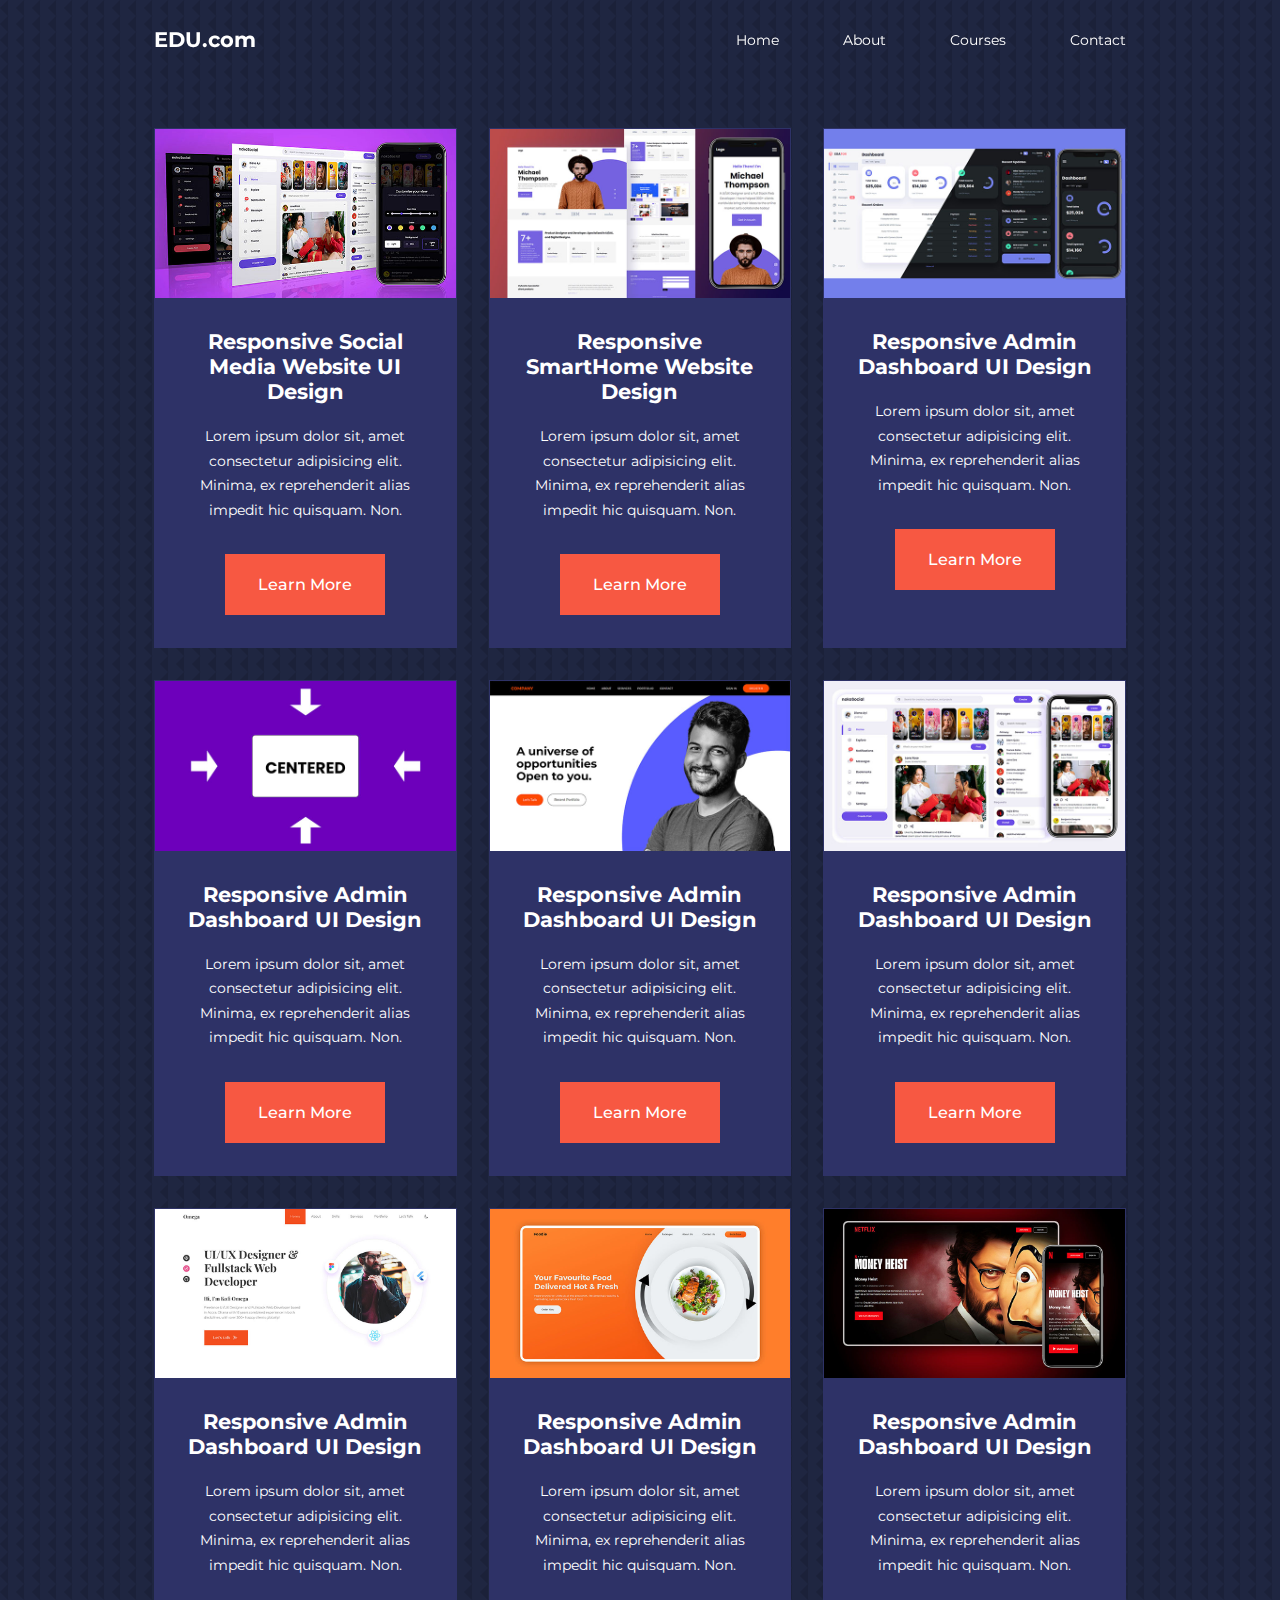
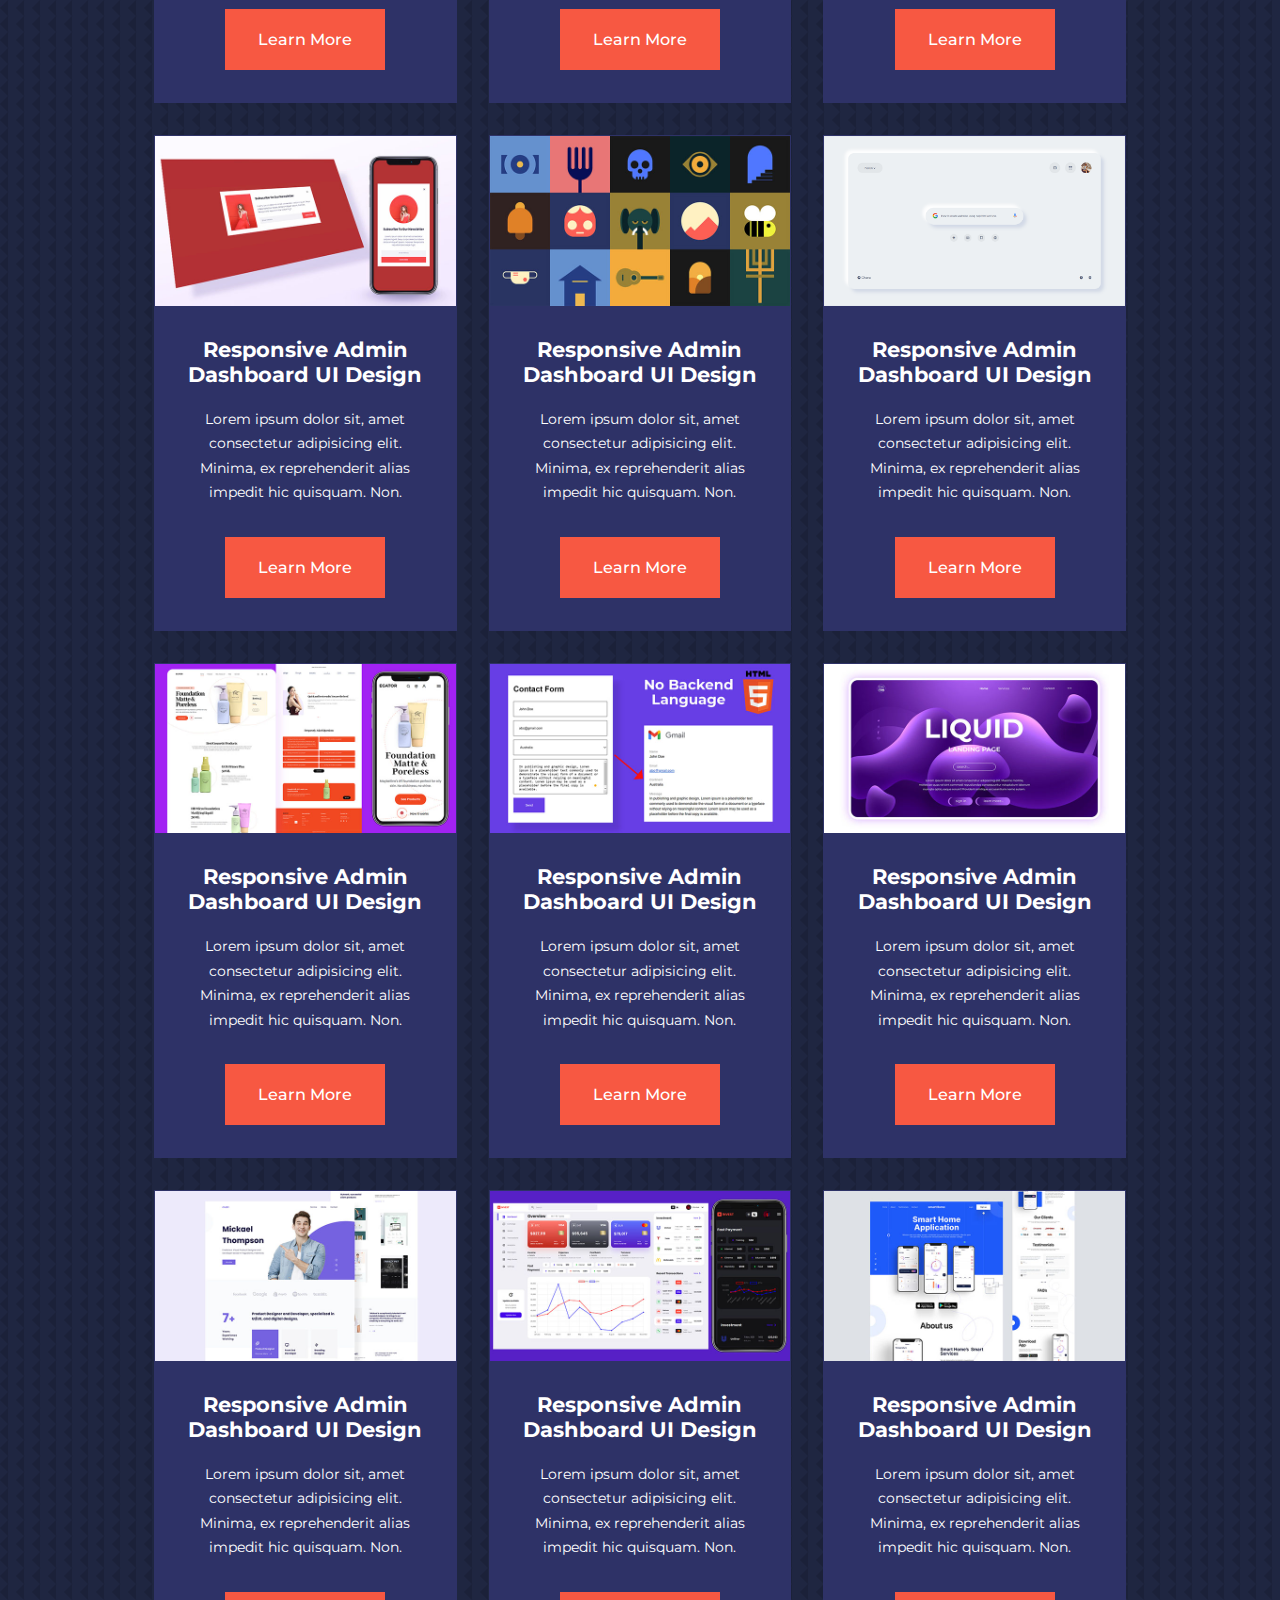
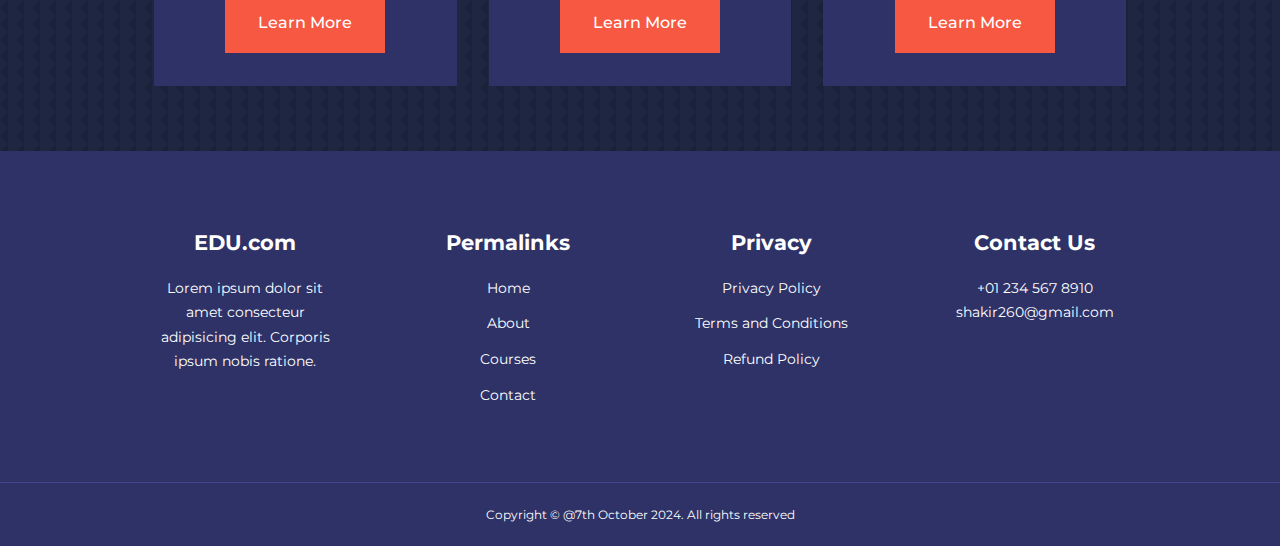
<file: courses.html>
<!DOCTYPE html>
<html lang="en">
<head>
    <meta charset="UTF-8">
    <meta name="viewport" content="width=device-width, initial-scale=1.0">
    <title>Responsive Multipage Education Website Using HTML, CSS & JavaSCript</title>

    <!-- ICONSCOUT CDN -->
    <link rel="stylesheet" href="https://unicons.iconscout.com/release/v2.1.6/css/unicons.css">
    
    <!-- GOOGLE FONTS (MONTSERRAT)-->
 <link rel="preconnect" href="https://fonts.googleleapis.com">
 <link rel="preconnect" href="https://fonts.gstatic.com" crossorigin>
 <link  href="https://fonts.googleapis.com/css2?family=Montserrat:wght@300;400;500;600;700;800;900&display=swap"
 rel="stylesheet">

    <link rel="stylesheet" href="./Css/styles.css">
    <style>
      body { background-image: url(./images/bg-texture.png) }
      .courses { margin-top: 1rem; }
    </style>
</head>
<body>
<nav>
    <div class="container nav-container">
          <a href="index.html"><h4>EDU.com</h4></a>
          <ul class="nav-menu">
            <li><a href="index.html">Home</a></li>
            <li><a href="about.html">About</a></li>
            <li><a href="courses.html">Courses</a></li>
            <li><a href="contact.html">Contact</a></li>
          </ul>
           <button id="open-menu-btn"><i class="uil uil-bars"></i></button>
           <button id="close-menu-btn"><i class="uil uil-multiply"></i></button>
    </div>
</nav>
<!--========================= END OF NAVBAR =============================-->











<section class="courses">
    <div class="container courses-container">
  <article class="course">
    <div class="course-image">
      <img src="images/course1.jpg" alt="">
    </div>
    <div class="course-info">
      <h4>Responsive Social Media Website UI Design</h4>
    <p>
      Lorem ipsum dolor sit, amet consectetur adipisicing elit. Minima, ex reprehenderit alias impedit hic quisquam. Non.
    </p>
    <a href="courses.html" class="btn btn-primary">Learn More</a>
    </div>
  </article>
  
  <article class="course">
    <div class="course-image">
      <img src="images/course2.jpg" alt="">
    </div>
    <div class="course-info">
      <h4>Responsive SmartHome Website Design</h4>
    <p>
      Lorem ipsum dolor sit, amet consectetur adipisicing elit. Minima, ex reprehenderit alias impedit hic quisquam. Non.
    </p>
    <a href="courses.html" class="btn btn-primary">Learn More</a>
    </div>
  </article>
  
  <article class="course">
    <div class="course-image">
      <img src="images/course3.jpg" alt="">
    </div>
    <div class="course-info">
      <h4>Responsive Admin Dashboard UI Design</h4>
    <p>
      Lorem ipsum dolor sit, amet consectetur adipisicing elit. Minima, ex reprehenderit alias impedit hic quisquam. Non.
    </p>
    <a href="courses.html" class="btn btn-primary">Learn More</a>
    </div>
  </article>

  <article class="course">
    <div class="course-image">
      <img src="images/course4.jpg" alt="">
    </div>
    <div class="course-info">
      <h4>Responsive Admin Dashboard UI Design</h4>
    <p>
      Lorem ipsum dolor sit, amet consectetur adipisicing elit. Minima, ex reprehenderit alias impedit hic quisquam. Non.
    </p>
    <a href="courses.html" class="btn btn-primary">Learn More</a>
    </div>
  </article>

  <article class="course">
    <div class="course-image">
      <img src="images/course5.jpg" alt="">
    </div>
    <div class="course-info">
      <h4>Responsive Admin Dashboard UI Design</h4>
    <p>
      Lorem ipsum dolor sit, amet consectetur adipisicing elit. Minima, ex reprehenderit alias impedit hic quisquam. Non.
    </p>
    <a href="courses.html" class="btn btn-primary">Learn More</a>
    </div>
  </article>

  <article class="course">
    <div class="course-image">
      <img src="images/course6.jpg" alt="">
    </div>
    <div class="course-info">
      <h4>Responsive Admin Dashboard UI Design</h4>
    <p>
      Lorem ipsum dolor sit, amet consectetur adipisicing elit. Minima, ex reprehenderit alias impedit hic quisquam. Non.
    </p>
    <a href="courses.html" class="btn btn-primary">Learn More</a>
    </div>
  </article>

  <article class="course">
    <div class="course-image">
      <img src="images/course7.jpg" alt="">
    </div>
    <div class="course-info">
      <h4>Responsive Admin Dashboard UI Design</h4>
    <p>
      Lorem ipsum dolor sit, amet consectetur adipisicing elit. Minima, ex reprehenderit alias impedit hic quisquam. Non.
    </p>
    <a href="courses.html" class="btn btn-primary">Learn More</a>
    </div>
  </article>

  <article class="course">
    <div class="course-image">
      <img src="images/course8.jpg" alt="">
    </div>
    <div class="course-info">
      <h4>Responsive Admin Dashboard UI Design</h4>
    <p>
      Lorem ipsum dolor sit, amet consectetur adipisicing elit. Minima, ex reprehenderit alias impedit hic quisquam. Non.
    </p>
    <a href="courses.html" class="btn btn-primary">Learn More</a>
    </div>
  </article>

  <article class="course">
    <div class="course-image">
      <img src="images/course9.jpg" alt="">
    </div>
    <div class="course-info">
      <h4>Responsive Admin Dashboard UI Design</h4>
    <p>
      Lorem ipsum dolor sit, amet consectetur adipisicing elit. Minima, ex reprehenderit alias impedit hic quisquam. Non.
    </p>
    <a href="courses.html" class="btn btn-primary">Learn More</a>
    </div>
  </article>

  <article class="course">
    <div class="course-image">
      <img src="images/course10.jpg" alt="">
    </div>
    <div class="course-info">
      <h4>Responsive Admin Dashboard UI Design</h4>
    <p>
      Lorem ipsum dolor sit, amet consectetur adipisicing elit. Minima, ex reprehenderit alias impedit hic quisquam. Non.
    </p>
    <a href="courses.html" class="btn btn-primary">Learn More</a>
    </div>
  </article>

  <article class="course">
    <div class="course-image">
      <img src="images/course11.jpg" alt="">
    </div>
    <div class="course-info">
      <h4>Responsive Admin Dashboard UI Design</h4>
    <p>
      Lorem ipsum dolor sit, amet consectetur adipisicing elit. Minima, ex reprehenderit alias impedit hic quisquam. Non.
    </p>
    <a href="courses.html" class="btn btn-primary">Learn More</a>
    </div>
  </article>

  <article class="course">
    <div class="course-image">
      <img src="images/course12.jpg" alt="">
    </div>
    <div class="course-info">
      <h4>Responsive Admin Dashboard UI Design</h4>
    <p>
      Lorem ipsum dolor sit, amet consectetur adipisicing elit. Minima, ex reprehenderit alias impedit hic quisquam. Non.
    </p>
    <a href="courses.html" class="btn btn-primary">Learn More</a>
    </div>
  </article>

  <article class="course">
    <div class="course-image">
      <img src="images/course13.jpg" alt="">
    </div>
    <div class="course-info">
      <h4>Responsive Admin Dashboard UI Design</h4>
    <p>
      Lorem ipsum dolor sit, amet consectetur adipisicing elit. Minima, ex reprehenderit alias impedit hic quisquam. Non.
    </p>
    <a href="courses.html" class="btn btn-primary">Learn More</a>
    </div>
  </article>

  <article class="course">
    <div class="course-image">
      <img src="images/course14.jpg" alt="">
    </div>
    <div class="course-info">
      <h4>Responsive Admin Dashboard UI Design</h4>
    <p>
      Lorem ipsum dolor sit, amet consectetur adipisicing elit. Minima, ex reprehenderit alias impedit hic quisquam. Non.
    </p>
    <a href="courses.html" class="btn btn-primary">Learn More</a>
    </div>
  </article>

  <article class="course">
    <div class="course-image">
      <img src="images/course15.jpg" alt="">
    </div>
    <div class="course-info">
      <h4>Responsive Admin Dashboard UI Design</h4>
    <p>
      Lorem ipsum dolor sit, amet consectetur adipisicing elit. Minima, ex reprehenderit alias impedit hic quisquam. Non.
    </p>
    <a href="courses.html" class="btn btn-primary">Learn More</a>
    </div>
  </article>

  <article class="course">
    <div class="course-image">
      <img src="images/course16.jpg" alt="">
    </div>
    <div class="course-info">
      <h4>Responsive Admin Dashboard UI Design</h4>
    <p>
      Lorem ipsum dolor sit, amet consectetur adipisicing elit. Minima, ex reprehenderit alias impedit hic quisquam. Non.
    </p>
    <a href="courses.html" class="btn btn-primary">Learn More</a>
    </div>
  </article>

  <article class="course">
    <div class="course-image">
      <img src="images/course17.jpg" alt="">
    </div>
    <div class="course-info">
      <h4>Responsive Admin Dashboard UI Design</h4>
    <p>
      Lorem ipsum dolor sit, amet consectetur adipisicing elit. Minima, ex reprehenderit alias impedit hic quisquam. Non.
    </p>
    <a href="courses.html" class="btn btn-primary">Learn More</a>
    </div>
  </article>

  <article class="course">
    <div class="course-image">
      <img src="images/course18.jpg" alt="">
    </div>
    <div class="course-info">
      <h4>Responsive Admin Dashboard UI Design</h4>
    <p>
      Lorem ipsum dolor sit, amet consectetur adipisicing elit. Minima, ex reprehenderit alias impedit hic quisquam. Non.
    </p>
    <a href="courses.html" class="btn btn-primary">Learn More</a>
    </div>
  </article>
    </div>
  </section>
  <!--========================= END OF COURSES =============================-->









  <footer class="footer">
    <div class="container footer-container">
    <div class="footer-1">
    <a href="index.html" class="footer-logo"><h4>EDU.com</h4></a>
    <p>
      Lorem ipsum dolor sit amet consecteur adipisicing elit. Corporis ipsum nobis ratione.
    </p>
    </div>
    
    <div class="footer-2">
    <h4>Permalinks</h4>
    <ul class="permalinks">
    <li><a href="index.html">Home</a></li>
    <li><a href="about.html">About</a></li>
    <li><a href="courses.html">Courses</a></li>
    <li><a href="contact.html">Contact</a></li>
    </ul>
    </div>
    
    <div class="footer-3">
    <h4>Privacy</h4>
    <ul class="privacy">
    <li><a href="#">Privacy Policy</a></li>
    <li><a href="#">Terms and Conditions</a></li>
    <li><a href="#">Refund Policy</a></li>
    </ul>
    </div>
    
    <div class="footer-4">
    <h4>Contact Us</h4>
    <div>
    <p>+01 234 567 8910</p>
    <p>shakir260@gmail.com</p>
    </div>
    
    <ul class="footer-socials">
      <li>
        <a href="#"><i class="uil uil-facebook-f"></i></a>
      </li>
      <li>
        <a href="#"><i class="uil uil-instagram-alt"></i></a>
      </li>
      <li>
        <a href="#"><i class="uil uil-twitter"></i></a>
      </li>
      <li>
        <a href="#"><i class="uil uil-linkedin-alt"></i></a>
      </li>
    </ul>
    </div>
    </div>
    <div class="footer-copyright">
      <small>Copyright &copy; @7th October 2024. All rights reserved</small>
    </div>
    </footer>
    
    <script src="./main.js"></script>
    
    </body>
    </html>
</file>
<file: Css/styles.css>
* {
    margin: 0;
    padding: 0;
    border: 0;
    outline: 0;
    text-decoration: none;
    list-style: none;
    box-sizing: border-box;
}

:root {
--color-primary: #6c63ff;
--color-success: #00bf8e;
--color-warning: #f7c94b;
--color-danger: #f75842;
--color-danger-variant: rgba(247, 88, 66, 0.4);
--color-white: #fff;
--color-light: rgba(255, 255, 255, 0.7);
--color-black: #000;
--color-bg: #1f2641;
--color-bg1: #2e3267;
--color-bg2: #424890;

--container-width-1g: 76%;
--container-width-md: 90%;
--container-width-sm: 94%;

--transition: all 400ms ease;
}

body {
font-family: "Montserrat", sans-serif;
line-height: 1.7;
color: var(--color-white);
background: var(--color-bg); 
}

.container {
width: var(--container-width-1g);
 margin: 0 auto;
}

.section {
    padding: 6rem 0;
}

.section h2{
    text-align: center;
    margin-bottom: 4rem;
}

h1,
 h2,
  h3,
   h4,
    h5 {
    line-height: 1.2;
}

h1 {
font-size: 2.4rem;
}

h2 {
    font-size: 1.2rem;
}

h3 {
font-size: 1.6rem;
}

h4 {
font-size: 1.3rem;
}

a {
    color: var(--color-white);
}

img {
    width: 100%;
    display: block;
  object-fit: cover;  
}

.btn {
    display: inline-block;
    background: var(--color-white);
    color: var(--color-black);
    padding: 1rem 2rem;
    border: 1px solid transparent;
    font-weight: 500;
    transition: var(--transition);
}

.btn:hover {
    background: transparent;
    color: var(--color-white);
    border-color: var(--color-white);
}

.btn-primary {
    background: var(--color-danger);
    color: var(--color-white);
}

/* ====================== NAVBAR ======================== */
nav {
    background: transparent;
    width: 100vw;
    height: 5rem;
    position: fixed;
    top: 0;
    z-index: 11;
}

/* change navbar styles on scroll using javascript */
.window-scroll {
background: var(--color-primary);
box-shadow: 0 1rem 2rem rgba(0, 0, 0, 0.2);
}

.nav-container {
    height: 5rem;
    display: flex;
    justify-content: space-between;
    align-items: center;
}

nav button {
    display: none;
}

.nav-menu {
    display: flex;
    align-items: center;
    gap: 4rem;
}

.nav-menu a {
font-size: 0.9rem;
transition: var(--transition);
}

.nav-menu a:hover {
    color: var(--color-bg2);
    
}

/* ====================== HEADER ======================== */
header {
    position: relative;
    top: 5rem;
    overflow: hidden;
    height: 70vh;
    margin-bottom: 5rem;
}

.header-container {
    display: grid;
    grid-template-columns: 1fr 1fr;
    align-items: center;
    gap: 5rem;
    height: 100%;
}

 .header-left p {
margin: 1rem 0 2.4rem;
 } 

/* ====================== CATEGORIES ======================== */
.categories {
    background: var(--color-bg1);
    height: 31rem;
    padding-top: 5rem;
}

.categories h1 {
    line-height: 1;
    margin-bottom: 3rem;
}

.categories-container {
    display: grid;
    grid-template-columns: 40% 60%;
}

.categories-left {
margin-right: 4rem;
}

.categories-left p {
    margin: 1rem 0 3rem;
}

.categories-right {
    display: grid;
    grid-template-columns: repeat(3, 1fr);
    gap: 1.2rem;
}

.category {
    background: var(--color-bg2);
    padding: 2rem;
    border-radius: 2rem;
    transition: var(--transition);
    width: 12rem;
    height: 13.5rem;
}

.category:hover {
    box-shadow: 0 3rem 3rem rgba(0, 0, 0, 0.3);
    z-index: 1;
}

.category:nth-child(2) .category-icon {
   background: var(--color-danger); 
}

.category:nth-child(3) .category-icon {
    background: var(--color-success); 
 }

 .category:nth-child(4) .category-icon {
    background: var(--color-warning); 
 }

 .category:nth-child(5) .category-icon {
    background: var(--color-success); 
 }

.category-icon {
    background: var(--color-primary);
    padding: 0.7rem;
    border-radius: 0.9rem;
}

.category h5 {
    margin: 2rem 0 1rem;
}

.category p {
    font-size: 0.75rem;
}

/* ====================== POPULAR COURSES ======================== */
.courses {
    margin-top: 10rem;
    text-align: center;
    display: flex;
    flex-direction: column;
    gap: 1rem;
    padding: 5rem 0 4.1rem
}

.course-heading {
    font-size: 1.55rem;
}

.courses-container {
    display: grid;
    grid-template-columns: repeat(3, 1fr);
    gap: 2rem;
    padding-top: 2rem;
}

.course {
   background: var(--color-bg1);
   text-align: center;
   border: 1px solid transparent;  
   transition: var(--transition);
}

.course:hover {
    background: transparent;
    border-color: var(--color-primary);
}

.course-info {
    padding: 2rem;
}

.course-info p {
margin: 1.2rem 0 2rem;
font-size: 0.9rem;
}

/* ====================== FAQs ======================== */
.faqs {
    background: var(--color-bg1);
    box-shadow: inset 0 0 3rem rgba(0, 0, 0, 0.5);
    text-align: center;
    padding-top: 4rem;
}

.faqs-container {
    display: grid;
    grid-template-columns: 1fr 1fr;
    gap:  1rem;
    padding: 1.5rem 0 3.7rem;
}

.faq {
    padding: 2rem;
    display: flex;
    align-items: center;
    gap: 1.4rem;
    height: fit-content;
    background: var(--color-primary);
    cursor: pointer;
}

.faq h4 {
    font-size: 1rem;
    line-height: 2.2;
}

.faq-icon {
    align-self: flex-start;
    font-size: 1.2rem;
}

.faq p {
    margin-top: 0.8rem; 
    display: none;
}

.faq.open p {
    display: block;
}

/* ====================== TESTIMONIALS ======================== */
.testimonials-container {
overflow-x: hidden;
position: relative;
margin-bottom: 5rem;
text-align: center;
padding-top: 4rem;
}

.swiper-wrapper {
    margin-bottom: 5rem;
}

.testimonial {
    padding-top: 2rem;
}

.avatar {
    width: 6rem;
    height: 6rem;
    border-radius: 50%;
    overflow: hidden;
    margin: 0 auto 1rem;
    border: 1rem solid var(--color-bg1);
}

.testimonial-info {
    text-align: center;
}

.testimonial-body {
    background: var(--color-primary);
    padding: 2rem;
    margin-top: 3rem;
    position: relative;
}

.testimonial-body::before {
    content: "";
    display: block;
    background: linear-gradient(135deg, transparent, var(--color-primary), var(--color-primary), var(--color-primary));
    width: 3rem;
    height: 3rem;
    position: absolute;
    left: 50%;
    top: -1.5rem;
    transform: rotate(45deg);
}

/* ====================== FOOTER ======================== */
.footer {
    background: var(--color-bg1);
    padding-top: 5rem;
    font-size: 0.9rem;
    text-align: center;
}

.footer-container {
    display: grid;
    grid-template-columns: repeat(4, 1fr);
    gap: 5rem;
}

.footer-container > div h4 {
    margin-bottom: 1.2rem;
}

.footer-1 p {
    margin: 0 0 2rem;
}

.footer ul li {
    margin-bottom: 0.7rem;
}

.footer ul li a:hover {
    text-decoration: underline;
}

.footer-socials {
    display: flex;
    gap: 1rem;
    font-size: 1.2rem;
    margin-top: 2rem;
}


.footer-copyright {
    text-align: center;
    margin-top: 4rem;
    padding: 1.2rem 0;
    border-top: 1px solid var(--color-bg2);
}


/* ===================== MEDIA QUERIES (TABLETS) ==================== */

@media screen and (max-width: 1024px) {
 .container {
    width: var(--container-width-md);
 }

 h1 {
    font-size: 2rem;
 }

 h2 {
   font-size: 1.7rem;
 }

h3 {
font-size: 1.4rem;
}

h4 {
font-size: 1.2rem;
}


/* ===================== NAVBAR ======================= */
nav button {
    display: inline-block;
    background: transparent;
    font-size: 1.8rem;
    color: var(--color-white);
    cursor: pointer;
}

nav button#close-menu-btn {
    display: none;
}

.nav-menu {
    position: fixed;
    top: 5rem;
    right: 5%;
    height: fit-content;
    width: 18rem;
    flex-direction: column;
    gap: 0;
    display: none;
}

.nav-menu li {
    width: 100%;
    height: 5.8rem;
    animation: animateNavItems 400ms linear forwards;
    transform-origin: top right;
    opacity: 0;
}

.nav-menu li:nth-child(2) {
    animation-delay: 200ms;
}

.nav-menu li:nth-child(3) {
    animation-delay: 400ms;
}

.nav-menu li:nth-child(4) {
    animation-delay: 600ms;
}

@keyframes animateNavItems {
    0% {
transform: rotateZ(-90deg) rotateX(90deg) scale(0.1);
    }

    100% {
transform: rotateZ(0) rotateX(0) scale(1 );
opacity: 1;
    }
}

.nav-menu li a {
    background: var(--color-primary);
    box-shadow: -4rem 6rem 10rem rgba(0, 0, 0, 0.6);
    width: 100%;
    height: 100%;
    display: grid;
    place-items: center;
}

.nav-menu li a:hover {
    background: var(--color-bg2);
    color: var(--color-white);
}

/* ===================== HEADER ======================= */
header {
    height: 82vh;
    margin-bottom: 4rem;
}

.header-container {
    gap: 0;
    padding-bottom: 3rem;
}

/* ===================== CATEGORIES ======================= */
.categories {
    height: fit-content;
   padding-bottom: 4rem;
}
.categories-container {
    grid-template-columns: 1fr;
    gap: 3rem;
}

.categories-left {
    margin-right: 0;
}

/* ===================== POPULAR COURSES ======================= */
.courses {
    margin-top: 0;
}

.courses-container {
    grid-template-columns: 1fr 1fr;
}

/* ===================== FAQs ======================= */
.faqs-container {
    grid-template-columns: 1fr;
}

.faq {
    padding: 1.5rem;
}

/* ===================== FOOTER ======================= */
.footer-container {
    grid-template-columns: 1fr 1fr;
}

.footer-socials {
    display: flex;
    align-items: center;
    justify-content: center;
}
}

/* ===================== MEDIA QUERIES (PHONES) ==================== */
@media screen and (max-width: 600px) {
    .container {
        width: var(--container-width-sm);
    }

/* ===================== NAVBAR ======================= */
.nav-menu {
   right: 3%; 
}

/* ===================== HEADER ======================= */
header {
    height: 135vh;
}

.header-container {
    grid-template-columns: 1fr;
    text-align: center;
    margin-top: 1rem;
}

.header-left p {
    margin-bottom: 1.3rem;
}

/* ===================== CATEGORIES ======================= */
.categories-right {
    grid-template-columns: 1fr 1fr;
    gap: 0.7rem;
    padding-right: -5rem;
    padding-left: 1rem;
}

.category {
    padding: 1rem;
    border-radius: 1.3rem;
    height: 13rem;
    padding-bottom: 4px;
}

.category-icon {
    margin-top: 4px;
    display: inline-block;
    margin-bottom: -1rem;
}

/* ===================== POPULAR COURSES ======================= */
.courses-container {
grid-template-columns: 1fr;
}

/* ===================== TESTIMONIALS ======================= */
.testimonial-body {
    padding: 1.2rem;
}

/* ===================== FOOTER ======================= */
.footer-container {
    grid-template-columns: 1fr;
    text-align: center;
    gap: 2rem;
}

.footer-1 p {
    margin: 1rem auto;
}

.footer-socials {
    justify-content: center;
}




}
</file>
<file: Css/about.css>
/* ============== ACHIEVEMENTS ============= */
.about-achievements {
    margin-top: 10rem;
}

.about-achievements-container {
 display: grid;
 grid-template-columns: 40% 60%;
 gap: 5rem;
 padding-bottom: 7rem;   
}

.about-achievements-right > p {
    margin: 1.6rem 0 2.5rem;
}

.achievements-cards {
display: grid;
grid-template-columns: repeat(3, 1fr);
gap: 1.5rem;
}

.achievement-card {
    background: var(--color-bg1);
    padding: 1.6rem;
    border-radius: 1rem;
    text-align: center;
    transition: var(--transition);
}

.achievement-card:hover {
    background: var(--color-bg2);
    box-shadow: 0 3rem 3rem rgba(0, 0, 0, 0.3);
}

.achievement-icon {
    background: var(--color-danger);
    padding: 0.6rem;
    border-radius: 0.9rem;
    display: inline-block;
    margin-bottom: 2rem;
    font-size: 2rem;
}

.achievement-card:nth-child(2) .achievement-icon {
    background: var(--color-success);
}

.achievement-card:nth-child(3) .achievement-icon {
    background: var(--color-primary);
} 

.achievement-card p {
    margin-top: 1rem;
}

/* ============== TEAM ============= */
.team {
    background: var(--color-bg1);
    box-shadow: inset 0 0 3rem rgba(0, 0, 0, 0.5);
    text-align: center;
}

.team-container {
    display: grid;
    grid-template-columns: repeat(4, 1fr);
    gap: 2rem;
    padding-bottom: 3rem;
    margin-top: 3rem;
}

.team-title {
    font-size: 1.75rem;
}

.team-member {
    background: var(--color-bg2);
    padding: 2rem;
    border: 1px solid transparent;
    transition: var(--transition);
    position: relative;
    overflow: hidden;
}

.team-member:hover {
   background: transparent; 
   border-color: var(--color-primary);
}

.team-member-image img {
    filter: saturate(0);
}

.team-member:hover img {
    filter: saturate(1);
}

.team-member-info * {
     text-align: center;
     margin-top: 1.4rem;
}

.team-member-info p {
    color: var(--color-light);
}

.team-member-socials {
    position: absolute;
    top: 50%;
    transform: translateY(-50%);
    right: -100%;
    display: flex;
    flex-direction: column;
    background: var(--color-primary);
    border-radius: 1rem 0 0 1rem;
    box-shadow: -2rem 0 2rem rgba(0, 0, 0, 0.3);
    transition: var(--transition);
}

.team-member:hover .team-member-socials {
    right: 0;
}

.team-member-socials a {
    padding: 1rem;
}


/*================================ MEDIA QUERIES (TABLETS) ======================================= */
@media screen and (max-width: 1024px){
   .about-achievements {
    margin-top: 2rem;
   }

   .about-achievements-container {
    grid-template-columns: 1fr;
    gap: 4rem;
   }

   .about-achievements-left {
    width: 80%;
    margin: 0 auto;
   }

   .team-container {
    grid-template-columns: repeat(3, 1fr);
    gap: 1.5rem;
   }

   .team-member {
    padding: 1rem;
   }

   /*================================ MEDIA QUERIES (TABLETS) ======================================= */
   @media screen and (max-width: 600px) {
    .achievements-cards {
        grid-template-columns: 1fr 1fr;
        gap: 0.7rem;
    }

    .team-container {
        grid-template-columns: 1fr 1fr;
        gap: 0.7rem;
    }

    .team-member {
        padding: 0;
    }

    .team-member p {
        margin-bottom: 1.5rem;
    }
   }
}
</file>
<file: Css/contact.css>
.contact {
    padding-top: 6rem;
}

.contact-container {
    background: var(--color-bg1);
    padding: 4rem;
    display: grid;
    grid-template-columns: 40% 60%;
    gap: 4rem;
    height: 30rem;
    margin: 7rem auto;
    border-radius: 1rem;
}

/* ===================== ASIDE ================== */
.contact-aside {
    background: var(--color-primary);
    padding: 3rem;
    border-radius: 1rem;
    position: relative;
    bottom: 10rem;
}

.aside-image {
    width: 12rem;
    margin-bottom: 2rem;
}

.contact-aside h2 {
    text-align: left;
    margin-bottom: 1rem;
}

.contact-aside p {
    font-size: 0.9rem;
    margin-bottom: 2rem;
}

.contact-details li {
display: flex;
gap: 1rem;
align-items: center;
margin-bottom: 1rem;
}

.contact-socials {
    display: flex;
    gap: 0.8rem;
    margin-top: 3rem;
}

.contact-socials a {
    background: var(--color-bg2);
    padding: 0.5rem;
    border-radius: 50%;
    font-size: 0.9rem;
    transition: var(--transition);
}

.contact-socials a:hover {
    background: transparent;
}

/* ===================== FORM ================== */
.contact-form {
    display: flex;
    flex-direction: column;
    gap: 1.2rem;
    margin-right: 4rem;
}

.form-name {
    display: flex;
    gap: 1.2rem;
}

.contact-form input[type="text"] {
    width: 50%;
}

input,
 textarea {
    width: 100%;
    padding: 1rem;
    background: var(--color-bg);
    color: var(--color-white);
}

.contact-form .btn {
width: max-content;
cursor: pointer;
margin-top: 1rem;
}

/* ===================== MEDIA QUERIES (TABLETS) ================== */
@media screen and (max-width: 1024px) {
    .contact {
    padding-bottom: 0;    
}
.contact-container {
    gap: 1.5rem;
    margin-top: 3rem;
    height: auto;
    padding: 1.5rem;
}

.contact-aside {
    width: auto;
    padding: 1.5rem;
    bottom: 0;
}

.contact-form {
    align-self: center;
    margin-right: 1.5rem;
}
}


/* ===================== MEDIA QUERIES (PHONES) ================== */
@media screen and (max-width: 664px) {
    .contact-container {
        grid-template-columns: 1fr;
        gap: 3rem;
        margin-top: 0;
        padding: 0;
    }

    .contact-form {
        margin: 0 1.5rem 3rem;
    }

    .form-name {
        flex-direction: column;
    }

    .form-name input[type="text"] {
        width: 100%;
    }
}
</file>
